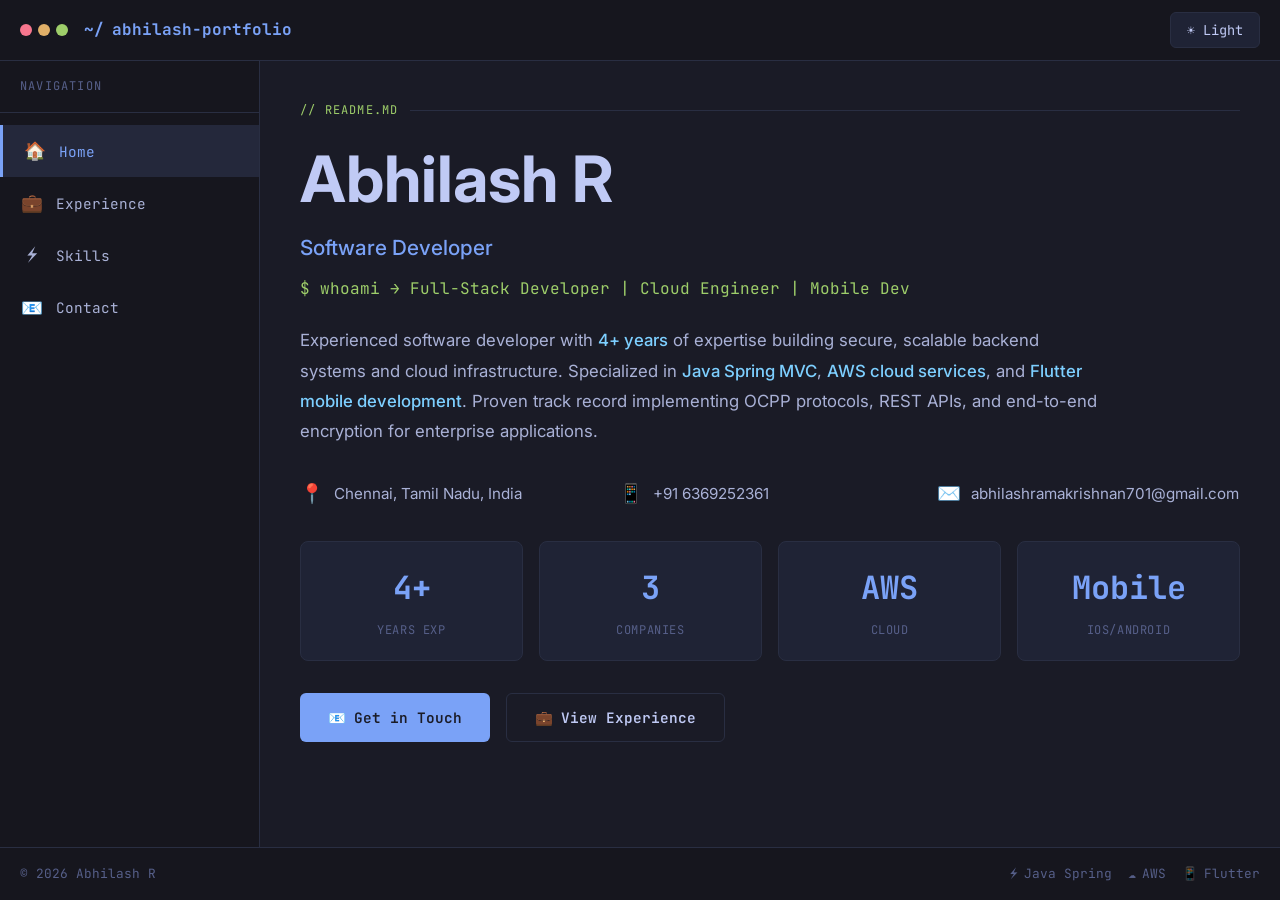
<file: index.html>
<!DOCTYPE html>
<html lang="en">
<head>
<meta charset="UTF-8" />
<meta name="viewport" content="width=device-width, initial-scale=1.0"/>
<title>Abhilash R — Software Developer</title>
<link href="https://fonts.googleapis.com/css2?family=JetBrains+Mono:wght@400;500;600;700&family=Inter:wght@400;500;600;700&display=swap" rel="stylesheet"/>
<style>
  :root {
    --bg-primary: #1a1b26;
    --bg-secondary: #16161e;
    --bg-tertiary: #24283b;
    --surface: #1f2335;
    --border: #292e42;
    --text-primary: #c0caf5;
    --text-secondary: #a9b1d6;
    --text-muted: #565f89;
    --accent-blue: #7aa2f7;
    --accent-green: #9ece6a;
    --accent-yellow: #e0af68;
    --accent-red: #f7768e;
    --accent-purple: #bb9af7;
    --accent-cyan: #7dcfff;
    --tab-active: #24283b;
    --scrollbar: #3b4261;
  }

  [data-theme="light"] {
    --bg-primary: #ffffff;
    --bg-secondary: #f7f7f7;
    --bg-tertiary: #e8e8e8;
    --surface: #ffffff;
    --border: #d4d4d4;
    --text-primary: #2e3440;
    --text-secondary: #4c566a;
    --text-muted: #7a8496;
    --accent-blue: #5e81ac;
    --accent-green: #8fbcbb;
    --accent-yellow: #ebcb8b;
    --accent-red: #bf616a;
    --accent-purple: #b48ead;
    --accent-cyan: #88c0d0;
    --tab-active: #e8e8e8;
    --scrollbar: #b8b8b8;
  }

  * {
    box-sizing: border-box;
    margin: 0;
    padding: 0;
  }

  html {
    scroll-behavior: smooth;
  }

  body {
    font-family: 'Inter', sans-serif;
    background: var(--bg-primary);
    color: var(--text-primary);
    line-height: 1.6;
    overflow-x: hidden;
    transition: background 0.3s, color 0.3s;
  }

  ::selection {
    background: var(--accent-blue);
    color: var(--bg-primary);
  }

  ::-webkit-scrollbar {
    width: 12px;
    height: 12px;
  }

  ::-webkit-scrollbar-track {
    background: var(--bg-secondary);
  }

  ::-webkit-scrollbar-thumb {
    background: var(--scrollbar);
    border-radius: 6px;
  }

  ::-webkit-scrollbar-thumb:hover {
    background: var(--text-muted);
  }

  /* LAYOUT */
  .portfolio-container {
    max-width: 1400px;
    margin: 0 auto;
    min-height: 100vh;
    display: flex;
    flex-direction: column;
  }

  /* HEADER */
  .header {
    background: var(--bg-secondary);
    border-bottom: 1px solid var(--border);
    padding: 12px 20px;
    display: flex;
    align-items: center;
    justify-content: space-between;
    position: sticky;
    top: 0;
    z-index: 100;
    backdrop-filter: blur(10px);
  }

  .header-left {
    display: flex;
    align-items: center;
    gap: 16px;
  }

  .logo {
    font-family: 'JetBrains Mono', monospace;
    font-size: 1rem;
    font-weight: 700;
    color: var(--accent-blue);
    display: flex;
    align-items: center;
    gap: 8px;
  }

  .window-dots {
    display: flex;
    gap: 6px;
  }

  .dot {
    width: 12px;
    height: 12px;
    border-radius: 50%;
  }

  .dot.red { background: var(--accent-red); }
  .dot.yellow { background: var(--accent-yellow); }
  .dot.green { background: var(--accent-green); }

  .theme-toggle {
    background: var(--surface);
    border: 1px solid var(--border);
    padding: 8px 16px;
    border-radius: 6px;
    cursor: pointer;
    font-family: 'JetBrains Mono', monospace;
    font-size: 0.85rem;
    color: var(--text-primary);
    transition: all 0.2s;
    display: flex;
    align-items: center;
    gap: 8px;
  }

  .theme-toggle:hover {
    background: var(--bg-tertiary);
    border-color: var(--accent-blue);
  }

  .mobile-toggle {
    display: none;
    background: var(--surface);
    border: 1px solid var(--border);
    padding: 8px 16px;
    border-radius: 6px;
    cursor: pointer;
    font-family: 'JetBrains Mono', monospace;
    font-size: 0.85rem;
    color: var(--text-primary);
  }

  /* MAIN LAYOUT */
  .main-layout {
    display: flex;
    flex: 1;
  }

  /* SIDEBAR */
  .sidebar {
    width: 260px;
    background: var(--bg-secondary);
    border-right: 1px solid var(--border);
    flex-shrink: 0;
    overflow-y: auto;
    transition: transform 0.3s;
  }

  .sidebar-header {
    padding: 16px 20px;
    font-family: 'JetBrains Mono', monospace;
    font-size: 0.75rem;
    text-transform: uppercase;
    letter-spacing: 0.1em;
    color: var(--text-muted);
    border-bottom: 1px solid var(--border);
  }

  .nav-list {
    list-style: none;
    padding: 12px 0;
  }

  .nav-item {
    padding: 12px 20px;
    cursor: pointer;
    font-family: 'JetBrains Mono', monospace;
    font-size: 0.9rem;
    color: var(--text-secondary);
    display: flex;
    align-items: center;
    gap: 12px;
    transition: all 0.2s;
  }

  .nav-item:hover {
    background: var(--surface);
    color: var(--text-primary);
  }

  .nav-item.active {
    background: var(--tab-active);
    color: var(--accent-blue);
    border-left: 3px solid var(--accent-blue);
  }

  .nav-icon {
    font-size: 1.1rem;
    width: 24px;
    text-align: center;
  }

  /* CONTENT AREA */
  .content-area {
    flex: 1;
    overflow-y: auto;
    background: var(--bg-primary);
  }

  .content-section {
    display: none;
    padding: 40px;
    animation: fadeIn 0.4s ease;
  }

  .content-section.active {
    display: block;
  }

  @keyframes fadeIn {
    from {
      opacity: 0;
      transform: translateY(10px);
    }
    to {
      opacity: 1;
      transform: translateY(0);
    }
  }

  /* SECTION STYLES */
  .section-title {
    font-family: 'JetBrains Mono', monospace;
    font-size: 0.75rem;
    text-transform: uppercase;
    letter-spacing: 0.1em;
    color: var(--accent-green);
    margin-bottom: 24px;
    display: flex;
    align-items: center;
    gap: 12px;
  }

  .section-title::after {
    content: '';
    flex: 1;
    height: 1px;
    background: var(--border);
  }

  h1 {
    font-size: clamp(2.5rem, 6vw, 4rem);
    font-weight: 700;
    color: var(--text-primary);
    margin-bottom: 16px;
    line-height: 1.1;
  }

  h2 {
    font-size: clamp(1.5rem, 3vw, 2rem);
    font-weight: 600;
    color: var(--text-primary);
    margin-bottom: 24px;
  }

  .subtitle {
    font-size: 1.3rem;
    color: var(--accent-blue);
    margin-bottom: 12px;
    font-weight: 500;
  }

  .tagline {
    font-family: 'JetBrains Mono', monospace;
    font-size: 1rem;
    color: var(--accent-green);
    margin-bottom: 24px;
  }

  .description {
    font-size: 1.05rem;
    line-height: 1.8;
    color: var(--text-secondary);
    margin-bottom: 32px;
    max-width: 800px;
  }

  .highlight {
    color: var(--accent-cyan);
    font-weight: 500;
  }

  /* META INFO */
  .meta-grid {
    display: grid;
    grid-template-columns: repeat(auto-fit, minmax(250px, 1fr));
    gap: 16px;
    margin-bottom: 32px;
  }

  .meta-item {
    display: flex;
    align-items: center;
    gap: 10px;
    font-size: 0.95rem;
    color: var(--text-secondary);
  }

  .meta-icon {
    font-size: 1.2rem;
    color: var(--accent-yellow);
  }

  /* STATS */
  .stats-grid {
    display: grid;
    grid-template-columns: repeat(auto-fit, minmax(140px, 1fr));
    gap: 16px;
    margin-bottom: 32px;
  }

  .stat-card {
    background: var(--surface);
    border: 1px solid var(--border);
    border-radius: 8px;
    padding: 20px;
    text-align: center;
    transition: all 0.3s;
  }

  .stat-card:hover {
    border-color: var(--accent-blue);
    transform: translateY(-4px);
  }

  .stat-value {
    font-family: 'JetBrains Mono', monospace;
    font-size: 2rem;
    font-weight: 700;
    color: var(--accent-blue);
    margin-bottom: 8px;
  }

  .stat-label {
    font-family: 'JetBrains Mono', monospace;
    font-size: 0.75rem;
    text-transform: uppercase;
    letter-spacing: 0.05em;
    color: var(--text-muted);
  }

  /* BUTTONS */
  .button-group {
    display: flex;
    gap: 16px;
    flex-wrap: wrap;
    margin-bottom: 40px;
  }

  .btn {
    padding: 14px 28px;
    border-radius: 6px;
    font-family: 'JetBrains Mono', monospace;
    font-size: 0.9rem;
    font-weight: 600;
    cursor: pointer;
    transition: all 0.2s;
    border: none;
    text-decoration: none;
    display: inline-flex;
    align-items: center;
    gap: 8px;
  }

  .btn-primary {
    background: var(--accent-blue);
    color: var(--bg-primary);
  }

  .btn-primary:hover {
    background: var(--accent-purple);
    transform: translateY(-2px);
    box-shadow: 0 4px 12px rgba(122, 162, 247, 0.3);
  }

  .btn-secondary {
    background: transparent;
    color: var(--text-primary);
    border: 1px solid var(--border);
  }

  .btn-secondary:hover {
    border-color: var(--accent-blue);
    color: var(--accent-blue);
  }

  /* TIMELINE */
  .timeline {
    position: relative;
    padding-left: 32px;
  }

  .timeline::before {
    content: '';
    position: absolute;
    left: 0;
    top: 0;
    bottom: 0;
    width: 2px;
    background: var(--border);
  }

  .timeline-item {
    position: relative;
    margin-bottom: 48px;
    padding-bottom: 24px;
  }

  .timeline-item::before {
    content: '';
    position: absolute;
    left: -38px;
    top: 4px;
    width: 14px;
    height: 14px;
    background: var(--accent-green);
    border: 3px solid var(--bg-primary);
    border-radius: 50%;
  }

  .timeline-period {
    font-family: 'JetBrains Mono', monospace;
    font-size: 0.8rem;
    color: var(--accent-yellow);
    text-transform: uppercase;
    margin-bottom: 8px;
    letter-spacing: 0.05em;
  }

  .timeline-role {
    font-size: 1.3rem;
    font-weight: 600;
    color: var(--text-primary);
    margin-bottom: 6px;
  }

  .timeline-company {
    font-size: 1rem;
    color: var(--accent-blue);
    margin-bottom: 6px;
  }

  .timeline-project {
    font-family: 'JetBrains Mono', monospace;
    font-size: 0.85rem;
    color: var(--accent-purple);
    margin-bottom: 16px;
  }

  .timeline-list {
    list-style: none;
    display: flex;
    flex-direction: column;
    gap: 10px;
  }

  .timeline-list li {
    font-size: 0.95rem;
    color: var(--text-secondary);
    padding-left: 24px;
    position: relative;
    line-height: 1.7;
  }

  .timeline-list li::before {
    content: '▸';
    position: absolute;
    left: 0;
    color: var(--accent-green);
  }

  /* SKILLS */
  .skills-grid {
    display: grid;
    grid-template-columns: repeat(auto-fit, minmax(300px, 1fr));
    gap: 20px;
  }

  .skill-card {
    background: var(--surface);
    border: 1px solid var(--border);
    border-radius: 8px;
    padding: 24px;
    transition: all 0.3s;
  }

  .skill-card:hover {
    border-color: var(--accent-blue);
    transform: translateY(-4px);
  }

  .skill-header {
    display: flex;
    align-items: center;
    gap: 12px;
    margin-bottom: 16px;
  }

  .skill-icon {
    font-size: 1.8rem;
  }

  .skill-title {
    font-size: 1.1rem;
    font-weight: 600;
    color: var(--text-primary);
  }

  .skill-tags {
    display: flex;
    flex-wrap: wrap;
    gap: 8px;
  }

  .tag {
    font-family: 'JetBrains Mono', monospace;
    font-size: 0.75rem;
    padding: 6px 12px;
    background: var(--bg-tertiary);
    border: 1px solid var(--border);
    border-radius: 4px;
    color: var(--text-secondary);
    transition: all 0.2s;
  }

  .tag:hover {
    background: var(--accent-blue);
    color: var(--bg-primary);
    border-color: var(--accent-blue);
    cursor: pointer;
  }

  /* CONTACT */
  .contact-grid {
    display: grid;
    grid-template-columns: repeat(auto-fit, minmax(280px, 1fr));
    gap: 20px;
  }

  .contact-card {
    background: var(--surface);
    border: 1px solid var(--border);
    border-radius: 8px;
    padding: 24px;
    transition: all 0.3s;
    text-align: center;
  }

  .contact-card:hover {
    border-color: var(--accent-green);
    transform: translateY(-4px);
  }

  .contact-icon {
    font-size: 2.5rem;
    margin-bottom: 16px;
  }

  .contact-label {
    font-family: 'JetBrains Mono', monospace;
    font-size: 0.7rem;
    text-transform: uppercase;
    letter-spacing: 0.05em;
    color: var(--text-muted);
    margin-bottom: 8px;
  }

  .contact-value {
    font-size: 1rem;
    color: var(--text-primary);
    word-break: break-word;
  }

  .contact-link {
    color: var(--accent-blue);
    text-decoration: none;
    transition: color 0.2s;
  }

  .contact-link:hover {
    color: var(--accent-purple);
    text-decoration: underline;
  }

  /* FOOTER */
  .footer {
    background: var(--bg-secondary);
    border-top: 1px solid var(--border);
    padding: 16px 20px;
    display: flex;
    justify-content: space-between;
    align-items: center;
    font-family: 'JetBrains Mono', monospace;
    font-size: 0.8rem;
    color: var(--text-muted);
    flex-wrap: wrap;
    gap: 12px;
  }

  .footer-tech {
    display: flex;
    gap: 16px;
    flex-wrap: wrap;
  }

  .footer-item {
    display: flex;
    align-items: center;
    gap: 6px;
  }

  /* RESPONSIVE */
  @media (max-width: 968px) {
    .sidebar {
      position: fixed;
      left: 0;
      top: 61px;
      bottom: 0;
      z-index: 99;
      transform: translateX(-100%);
    }

    .sidebar.open {
      transform: translateX(0);
    }

    .mobile-toggle {
      display: block;
    }

    .logo {
      font-size: 0.85rem;
    }

    .content-section {
      padding: 24px 20px;
    }

    .button-group {
      flex-direction: column;
    }

    .btn {
      width: 100%;
      justify-content: center;
    }
  }

  @media (max-width: 480px) {
    .header {
      padding: 10px 16px;
    }

    .window-dots {
      display: none;
    }

    h1 {
      font-size: 2rem;
    }

    .meta-grid {
      grid-template-columns: 1fr;
    }

    .stats-grid {
      grid-template-columns: repeat(2, 1fr);
    }

    .skills-grid,
    .contact-grid {
      grid-template-columns: 1fr;
    }
  }

  /* OVERLAY FOR MOBILE */
  .overlay {
    display: none;
    position: fixed;
    inset: 0;
    background: rgba(0, 0, 0, 0.7);
    z-index: 98;
  }

  .overlay.active {
    display: block;
  }
</style>
</head>
<body>

<div class="portfolio-container">
  
  <!-- HEADER -->
  <header class="header">
    <div class="header-left">
      <div class="window-dots">
        <div class="dot red"></div>
        <div class="dot yellow"></div>
        <div class="dot green"></div>
      </div>
      <div class="logo">
        <span>~/</span>abhilash-portfolio
      </div>
    </div>
    <div style="display: flex; gap: 12px; align-items: center;">
      <button class="mobile-toggle" onclick="toggleSidebar()">☰ Menu</button>
      <button class="theme-toggle" onclick="toggleTheme()">
        <span id="theme-icon">🌙</span>
        <span id="theme-text">Dark</span>
      </button>
    </div>
  </header>

  <div class="main-layout">
    
    <!-- SIDEBAR -->
    <aside class="sidebar" id="sidebar">
      <div class="sidebar-header">Navigation</div>
      <ul class="nav-list">
        <li class="nav-item active" onclick="showSection('home')">
          <span class="nav-icon">🏠</span>
          <span>Home</span>
        </li>
        <li class="nav-item" onclick="showSection('experience')">
          <span class="nav-icon">💼</span>
          <span>Experience</span>
        </li>
        <li class="nav-item" onclick="showSection('skills')">
          <span class="nav-icon">⚡</span>
          <span>Skills</span>
        </li>
        <li class="nav-item" onclick="showSection('contact')">
          <span class="nav-icon">📧</span>
          <span>Contact</span>
        </li>
      </ul>
    </aside>

    <!-- CONTENT AREA -->
    <main class="content-area">
      
      <!-- HOME SECTION -->
      <section class="content-section active" id="home">
        <div class="section-title">// README.md</div>
        
        <h1>Abhilash R</h1>
        <div class="subtitle">Software Developer</div>
        <div class="tagline">$ whoami → Full-Stack Developer | Cloud Engineer | Mobile Dev</div>
        
        <p class="description">
          Experienced software developer with <span class="highlight">4+ years</span> of expertise building secure, 
          scalable backend systems and cloud infrastructure. Specialized in <span class="highlight">Java Spring MVC</span>, 
          <span class="highlight">AWS cloud services</span>, and <span class="highlight">Flutter mobile development</span>. 
          Proven track record implementing OCPP protocols, REST APIs, and end-to-end encryption for enterprise applications.
        </p>

        <div class="meta-grid">
          <div class="meta-item">
            <span class="meta-icon">📍</span>
            Chennai, Tamil Nadu, India
          </div>
          <div class="meta-item">
            <span class="meta-icon">📱</span>
            +91 6369252361
          </div>
          <div class="meta-item">
            <span class="meta-icon">✉️</span>
            abhilashramakrishnan701@gmail.com
          </div>
        </div>

        <div class="stats-grid">
          <div class="stat-card">
            <div class="stat-value">4+</div>
            <div class="stat-label">Years Exp</div>
          </div>
          <div class="stat-card">
            <div class="stat-value">3</div>
            <div class="stat-label">Companies</div>
          </div>
          <div class="stat-card">
            <div class="stat-value">AWS</div>
            <div class="stat-label">Cloud</div>
          </div>
          <div class="stat-card">
            <div class="stat-value">Mobile</div>
            <div class="stat-label">iOS/Android</div>
          </div>
        </div>

        <div class="button-group">
          <button class="btn btn-primary" onclick="showSection('contact')">
            <span>📧</span>
            Get in Touch
          </button>
          <button class="btn btn-secondary" onclick="showSection('experience')">
            <span>💼</span>
            View Experience
          </button>
        </div>
      </section>

      <!-- EXPERIENCE SECTION -->
      <section class="content-section" id="experience">
        <div class="section-title">// experience.java</div>
        
        <h2>Work Experience</h2>

        <div class="timeline">
          
          <div class="timeline-item">
            <div class="timeline-period">Apr 2025 — Present</div>
            <div class="timeline-role">Software Developer</div>
            <div class="timeline-company">ITEL – Immersive Technology and Entrepreneurship Labs</div>
            <div class="timeline-project">↳ Incubation Management Portal</div>
            <ul class="timeline-list">
              <li>Designed and developed secure backend REST APIs and controllers using Java Spring MVC for incubation lifecycle management and administrative workflows</li>
              <li>Implemented end-to-end encryption to secure sensitive data across the application</li>
              <li>Integrated Two-Factor Authentication (2FA) for enhanced user access control</li>
              <li>Applied Spring AOP for centralized logging, security handling, and cross-cutting concerns</li>
              <li>Implemented telemetry and application logging for monitoring, debugging, and performance analysis</li>
              <li>Used Jenkins CI/CD for automated builds and deployment in development and testing environments</li>
            </ul>
          </div>

          <div class="timeline-item">
            <div class="timeline-period">2022 — Mar 2025</div>
            <div class="timeline-role">Software Developer</div>
            <div class="timeline-company">Flowtrik Technologies Pvt. Ltd. — IITM Research Park</div>
            <div class="timeline-project">↳ EV Charging Management System</div>
            <ul class="timeline-list">
              <li>Developed and maintained a Spring MVC–based Public EV Charging Management System implementing OCPP 1.6 protocol for real-time charger communication</li>
              <li>Built and optimized REST APIs using Spring MVC and PHP for EV charger management and operations</li>
              <li>Migrated MySQL database from version 5 to version 8, improving performance and compatibility</li>
              <li>Automated cloud operations using Bash scripts for database backups, storage monitoring, and SSH automation on Linux servers</li>
              <li>Managed AWS services including EC2, S3, SNS, and CloudWatch for monitoring and alerts</li>
              <li>Developed Flutter mobile applications with BLE communication and Firebase authentication</li>
              <li>Configured Google Cloud Console for Maps API, Firebase services, and OAuth 2.0 authentication</li>
              <li>Supported deployments to Google Play Store and Apple App Store, including iOS via TestFlight</li>
            </ul>
          </div>

          <div class="timeline-item">
            <div class="timeline-period">2021 — 2022</div>
            <div class="timeline-role">Project Associate</div>
            <div class="timeline-company">Esmito Solutions Pvt. Ltd. — IITM Research Park</div>
            <div class="timeline-project">↳ Frontend & API Developer</div>
            <ul class="timeline-list">
              <li>Developed backend APIs and web applications using Spring MVC</li>
              <li>Implemented data visualization dashboards using Highcharts, Apache ECharts, and Plotly</li>
              <li>Optimized application performance on Apache Tomcat and Resin servers</li>
              <li>Contributed to frontend admin panel improvements and overall system usability</li>
            </ul>
          </div>

        </div>
      </section>

      <!-- SKILLS SECTION -->
      <section class="content-section" id="skills">
        <div class="section-title">// skills.json</div>
        
        <h2>Technical Skills</h2>

        <div class="skills-grid">
          
          <div class="skill-card">
            <div class="skill-header">
              <span class="skill-icon">☕</span>
              <span class="skill-title">Backend Development</span>
            </div>
            <div class="skill-tags">
              <span class="tag">Java</span>
              <span class="tag">Spring MVC</span>
              <span class="tag">Spring AOP</span>
              <span class="tag">PHP</span>
              <span class="tag">REST APIs</span>
              <span class="tag">OCPP 1.6</span>
              <span class="tag">Microservices</span>
            </div>
          </div>

          <div class="skill-card">
            <div class="skill-header">
              <span class="skill-icon">📱</span>
              <span class="skill-title">Mobile Development</span>
            </div>
            <div class="skill-tags">
              <span class="tag">Flutter</span>
              <span class="tag">Dart</span>
              <span class="tag">BLE Communication</span>
              <span class="tag">Firebase Auth</span>
              <span class="tag">Google Play</span>
              <span class="tag">App Store</span>
              <span class="tag">TestFlight</span>
            </div>
          </div>

          <div class="skill-card">
            <div class="skill-header">
              <span class="skill-icon">☁️</span>
              <span class="skill-title">Cloud & Infrastructure</span>
            </div>
            <div class="skill-tags">
              <span class="tag">AWS EC2</span>
              <span class="tag">AWS S3</span>
              <span class="tag">AWS SNS</span>
              <span class="tag">CloudWatch</span>
              <span class="tag">GCP</span>
              <span class="tag">Firebase</span>
              <span class="tag">Linux</span>
            </div>
          </div>

          <div class="skill-card">
            <div class="skill-header">
              <span class="skill-icon">🗄️</span>
              <span class="skill-title">Database & DevOps</span>
            </div>
            <div class="skill-tags">
              <span class="tag">MySQL</span>
              <span class="tag">Database Migration</span>
              <span class="tag">Bash Scripting</span>
              <span class="tag">Jenkins CI/CD</span>
              <span class="tag">Git</span>
              <span class="tag">Apache Tomcat</span>
              <span class="tag">Resin</span>
            </div>
          </div>

          <div class="skill-card">
            <div class="skill-header">
              <span class="skill-icon">🔒</span>
              <span class="skill-title">Security</span>
            </div>
            <div class="skill-tags">
              <span class="tag">OAuth 2.0</span>
              <span class="tag">2FA</span>
              <span class="tag">End-to-End Encryption</span>
              <span class="tag">JWT</span>
              <span class="tag">SSL/TLS</span>
            </div>
          </div>

          <div class="skill-card">
            <div class="skill-header">
              <span class="skill-icon">📊</span>
              <span class="skill-title">Data Visualization</span>
            </div>
            <div class="skill-tags">
              <span class="tag">Highcharts</span>
              <span class="tag">Apache ECharts</span>
              <span class="tag">Plotly</span>
              <span class="tag">Google Maps API</span>
            </div>
          </div>

        </div>
      </section>

      <!-- CONTACT SECTION -->
      <section class="content-section" id="contact">
        <div class="section-title">// contact.config</div>
        
        <h2>Get in Touch</h2>
        
        <p class="description">
          Available for full-time roles, freelance projects, and technical collaborations. 
          Let's connect and discuss how we can work together!
        </p>

        <div class="contact-grid">
          
          <div class="contact-card">
            <div class="contact-icon">📧</div>
            <div class="contact-label">Email</div>
            <div class="contact-value">
              <a href="mailto:abhilashramakrishnan701@gmail.com" class="contact-link">
                abhilashramakrishnan701@gmail.com
              </a>
            </div>
          </div>

          <div class="contact-card">
            <div class="contact-icon">📱</div>
            <div class="contact-label">Phone</div>
            <div class="contact-value">
              <a href="tel:+916369252361" class="contact-link">
                +91 6369252361
              </a>
            </div>
          </div>

          <div class="contact-card">
            <div class="contact-icon">💼</div>
            <div class="contact-label">LinkedIn</div>
            <div class="contact-value">
              <a href="https://linkedin.com/in/abhilash-r-7049b828b" target="_blank" class="contact-link">
                linkedin.com/in/abhilash-r-7049b828b
              </a>
            </div>
          </div>

          <div class="contact-card">
            <div class="contact-icon">📍</div>
            <div class="contact-label">Location</div>
            <div class="contact-value">
              Chennai, Tamil Nadu<br>India
            </div>
          </div>

          <div class="contact-card">
            <div class="contact-icon">💻</div>
            <div class="contact-label">GitHub</div>
            <div class="contact-value">
              <a href="https://github.com/abhilash-r" target="_blank" class="contact-link">
                github.com/abhilash-r
              </a>
            </div>
          </div>

          <div class="contact-card">
            <div class="contact-icon">⚡</div>
            <div class="contact-label">Status</div>
            <div class="contact-value" style="color: var(--accent-green); font-weight: 600;">
              ● Available for Work
            </div>
          </div>

        </div>
      </section>

    </main>
  </div>

  <!-- FOOTER -->
  <footer class="footer">
    <div>© 2026 Abhilash R</div>
    <div class="footer-tech">
      <div class="footer-item">
        <span>⚡</span>
        <span>Java Spring</span>
      </div>
      <div class="footer-item">
        <span>☁️</span>
        <span>AWS</span>
      </div>
      <div class="footer-item">
        <span>📱</span>
        <span>Flutter</span>
      </div>
    </div>
  </footer>
</div>

<!-- OVERLAY FOR MOBILE -->
<div class="overlay" id="overlay" onclick="toggleSidebar()"></div>

<script>
  // Theme Toggle
  function toggleTheme() {
    const html = document.documentElement;
    const currentTheme = html.getAttribute('data-theme');
    const newTheme = currentTheme === 'light' ? 'dark' : 'light';
    
    html.setAttribute('data-theme', newTheme);
    document.getElementById('theme-icon').textContent = newTheme === 'light' ? '🌙' : '☀️';
    document.getElementById('theme-text').textContent = newTheme === 'light' ? 'Dark' : 'Light';
    
    localStorage.setItem('theme', newTheme);
  }

  // Load saved theme
  window.addEventListener('DOMContentLoaded', () => {
    const savedTheme = localStorage.getItem('theme') || 'dark';
    document.documentElement.setAttribute('data-theme', savedTheme);
    document.getElementById('theme-icon').textContent = savedTheme === 'light' ? '🌙' : '☀️';
    document.getElementById('theme-text').textContent = savedTheme === 'light' ? 'Dark' : 'Light';
  });

  // Section Navigation
  function showSection(sectionName) {
    // Hide all sections
    document.querySelectorAll('.content-section').forEach(section => {
      section.classList.remove('active');
    });
    
    // Show selected section
    document.getElementById(sectionName).classList.add('active');
    
    // Update nav items
    document.querySelectorAll('.nav-item').forEach(item => {
      item.classList.remove('active');
    });
    
    event.currentTarget.classList.add('active');
    
    // Close sidebar on mobile
    if (window.innerWidth <= 968) {
      toggleSidebar();
    }
  }

  // Sidebar Toggle for Mobile
  function toggleSidebar() {
    const sidebar = document.getElementById('sidebar');
    const overlay = document.getElementById('overlay');
    
    sidebar.classList.toggle('open');
    overlay.classList.toggle('active');
  }

  // Close sidebar when clicking outside on mobile
  document.addEventListener('click', (e) => {
    if (window.innerWidth <= 968) {
      const sidebar = document.getElementById('sidebar');
      const toggle = document.querySelector('.mobile-toggle');
      
      if (!sidebar.contains(e.target) && !toggle.contains(e.target) && sidebar.classList.contains('open')) {
        toggleSidebar();
      }
    }
  });
</script>

</body>
</html>
</file>
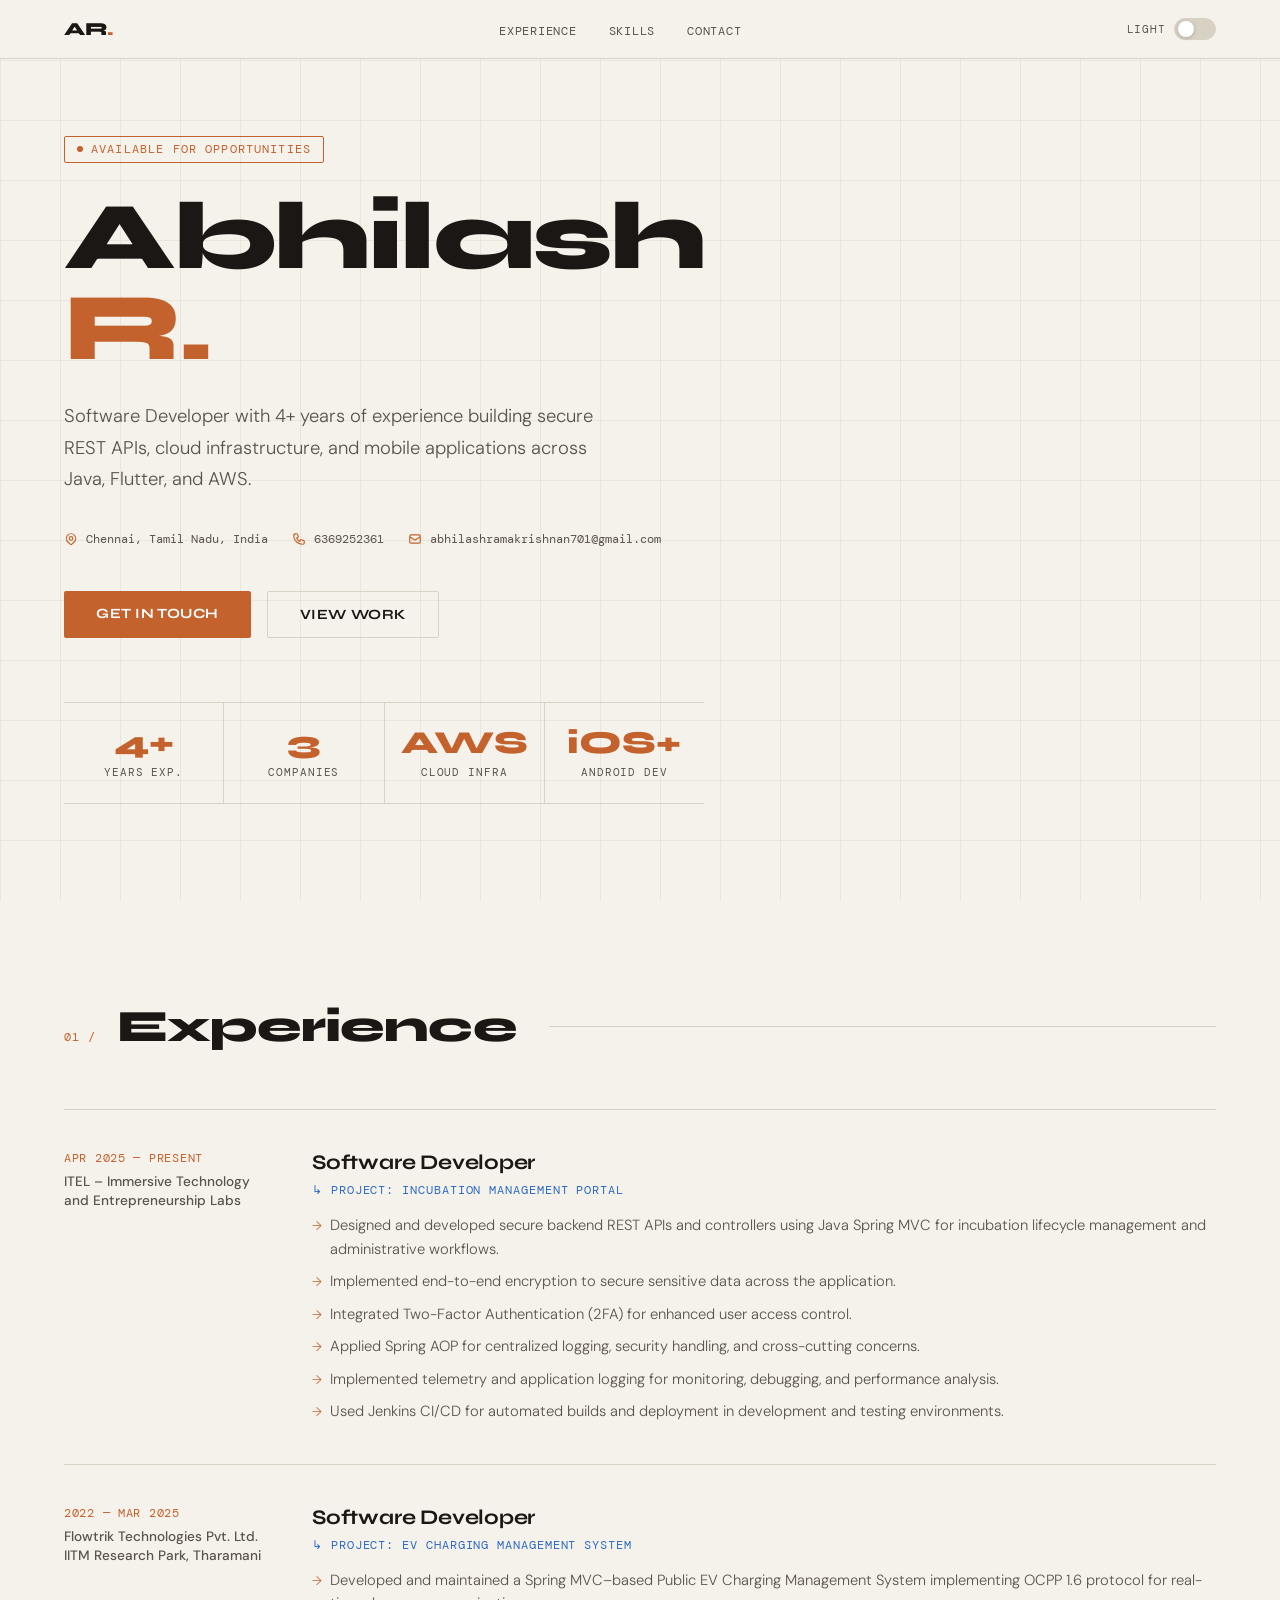
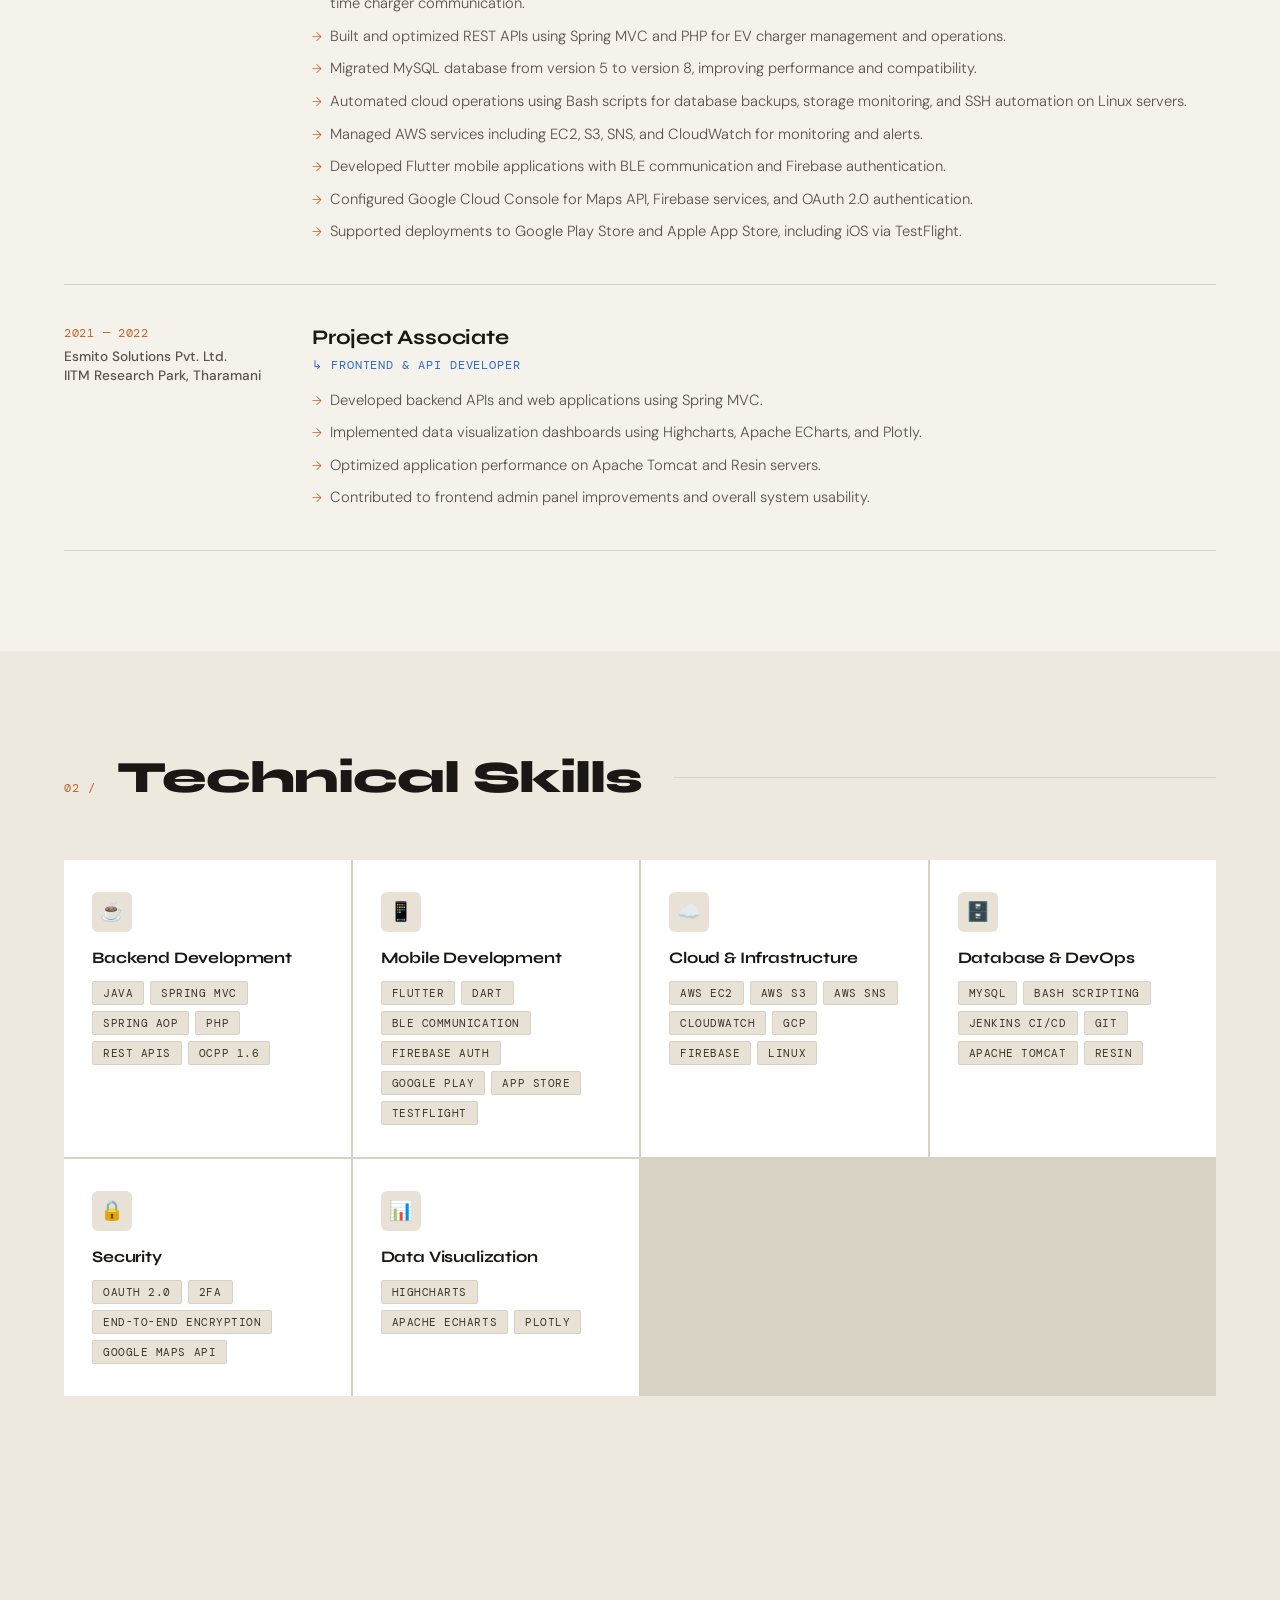
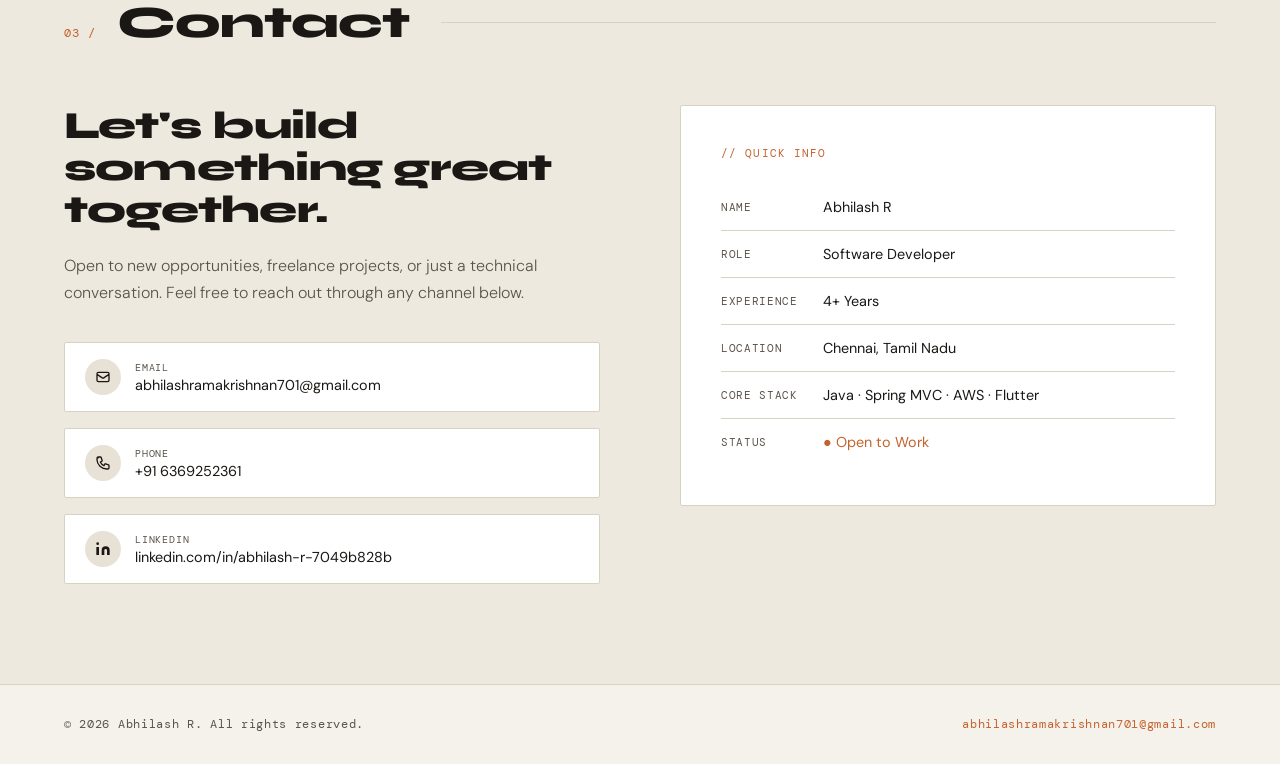
<file: index2.html>
<!DOCTYPE html>
<html lang="en" data-theme="light">
<head>
<meta charset="UTF-8" />
<meta name="viewport" content="width=device-width, initial-scale=1.0"/>
<title>Abhilash R — Software Developer</title>
<link href="https://fonts.googleapis.com/css2?family=Syne:wght@400;600;700;800&family=DM+Mono:wght@300;400;500&family=DM+Sans:ital,wght@0,300;0,400;0,500;1,300&display=swap" rel="stylesheet"/>
<style>
  :root {
    --bg: #F5F2EB;
    --bg2: #EDE9DF;
    --surface: #FFFFFF;
    --border: #D8D2C4;
    --text: #1A1714;
    --text2: #5A534A;
    --accent: #C4622D;
    --accent2: #2D6AC4;
    --tag-bg: #E8E2D6;
    --tag-text: #3A342A;
    --card-shadow: 0 2px 20px rgba(26,23,20,0.08);
    --nav-bg: rgba(245,242,235,0.92);
    --toggle-bg: #D8D2C4;
    --toggle-knob: #FFFFFF;
    --code-bg: #EDE9DF;
  }
  [data-theme="dark"] {
    --bg: #0F0E0C;
    --bg2: #171512;
    --surface: #1E1B17;
    --border: #2E2A24;
    --text: #F0EBE2;
    --text2: #9A9086;
    --accent: #E87A42;
    --accent2: #5B9AE8;
    --tag-bg: #2A2620;
    --tag-text: #C8BFB0;
    --card-shadow: 0 2px 20px rgba(0,0,0,0.4);
    --nav-bg: rgba(15,14,12,0.92);
    --toggle-bg: #3A3530;
    --toggle-knob: #E87A42;
    --code-bg: #1A1714;
  }

  *, *::before, *::after { box-sizing: border-box; margin: 0; padding: 0; }

  html { scroll-behavior: smooth; }

  body {
    font-family: 'DM Sans', sans-serif;
    background: var(--bg);
    color: var(--text);
    transition: background 0.4s, color 0.4s;
    overflow-x: hidden;
  }

  /* NAV */
  nav {
    position: fixed; top: 0; left: 0; right: 0; z-index: 100;
    display: flex; align-items: center; justify-content: space-between;
    padding: 18px 5%;
    background: var(--nav-bg);
    backdrop-filter: blur(12px);
    border-bottom: 1px solid var(--border);
    transition: background 0.4s, border-color 0.4s;
  }
  .nav-logo {
    font-family: 'Syne', sans-serif;
    font-weight: 800; font-size: 1.15rem;
    letter-spacing: -0.02em;
    color: var(--text);
    text-decoration: none;
  }
  .nav-logo span { color: var(--accent); }
  .nav-links {
    display: flex; align-items: center; gap: 32px;
    list-style: none;
  }
  .nav-links a {
    font-family: 'DM Mono', monospace;
    font-size: 0.78rem; letter-spacing: 0.06em;
    text-transform: uppercase;
    color: var(--text2);
    text-decoration: none;
    transition: color 0.2s;
  }
  .nav-links a:hover { color: var(--accent); }

  /* THEME TOGGLE */
  .theme-toggle {
    display: flex; align-items: center; gap: 8px;
    cursor: pointer;
  }
  .toggle-label {
    font-family: 'DM Mono', monospace;
    font-size: 0.7rem; letter-spacing: 0.08em;
    text-transform: uppercase;
    color: var(--text2);
    user-select: none;
  }
  .toggle-track {
    width: 42px; height: 22px;
    background: var(--toggle-bg);
    border-radius: 11px;
    position: relative;
    transition: background 0.3s;
    border: 1px solid var(--border);
  }
  .toggle-knob {
    width: 16px; height: 16px;
    background: var(--toggle-knob);
    border-radius: 50%;
    position: absolute; top: 2px; left: 3px;
    transition: transform 0.3s, background 0.3s;
    box-shadow: 0 1px 4px rgba(0,0,0,0.2);
  }
  [data-theme="dark"] .toggle-knob { transform: translateX(19px); }

  /* HERO */
  .hero {
    min-height: 100vh;
    display: flex; align-items: center;
    padding: 120px 5% 80px;
    position: relative;
    overflow: hidden;
  }
  .hero-grid {
    position: absolute; inset: 0; pointer-events: none;
    background-image:
      linear-gradient(var(--border) 1px, transparent 1px),
      linear-gradient(90deg, var(--border) 1px, transparent 1px);
    background-size: 60px 60px;
    opacity: 0.4;
  }
  .hero-content { position: relative; z-index: 1; max-width: 820px; }
  .hero-badge {
    display: inline-flex; align-items: center; gap: 8px;
    font-family: 'DM Mono', monospace;
    font-size: 0.72rem; letter-spacing: 0.1em; text-transform: uppercase;
    color: var(--accent);
    border: 1px solid var(--accent);
    padding: 5px 12px; border-radius: 2px;
    margin-bottom: 28px;
    animation: fadeUp 0.6s ease both;
  }
  .hero-badge::before {
    content: ''; width: 6px; height: 6px;
    background: var(--accent); border-radius: 50%;
    animation: pulse 2s infinite;
  }
  @keyframes pulse { 0%,100%{opacity:1;transform:scale(1)} 50%{opacity:0.5;transform:scale(1.3)} }

  h1 {
    font-family: 'Syne', sans-serif;
    font-size: clamp(3rem, 8vw, 6rem);
    font-weight: 800; line-height: 0.95;
    letter-spacing: -0.03em;
    color: var(--text);
    animation: fadeUp 0.6s 0.1s ease both;
  }
  h1 .line2 { display: block; color: var(--accent); }

  .hero-sub {
    margin-top: 28px;
    font-size: 1.15rem; line-height: 1.7;
    color: var(--text2); max-width: 540px;
    font-weight: 300;
    animation: fadeUp 0.6s 0.2s ease both;
  }
  .hero-meta {
    display: flex; flex-wrap: wrap; gap: 24px;
    margin-top: 36px;
    animation: fadeUp 0.6s 0.3s ease both;
  }
  .hero-meta-item {
    display: flex; align-items: center; gap: 8px;
    font-family: 'DM Mono', monospace;
    font-size: 0.78rem; color: var(--text2);
  }
  .hero-meta-item svg { color: var(--accent); flex-shrink: 0; }
  .hero-cta {
    display: flex; gap: 16px; flex-wrap: wrap;
    margin-top: 44px;
    animation: fadeUp 0.6s 0.4s ease both;
  }
  .btn-primary {
    font-family: 'Syne', sans-serif;
    font-weight: 700; font-size: 0.88rem;
    letter-spacing: 0.04em; text-transform: uppercase;
    background: var(--accent); color: #fff;
    border: none; padding: 14px 32px; border-radius: 2px;
    cursor: pointer; text-decoration: none;
    transition: transform 0.2s, box-shadow 0.2s;
  }
  .btn-primary:hover { transform: translateY(-2px); box-shadow: 0 8px 24px rgba(196,98,45,0.35); }
  .btn-secondary {
    font-family: 'Syne', sans-serif;
    font-weight: 700; font-size: 0.88rem;
    letter-spacing: 0.04em; text-transform: uppercase;
    background: transparent; color: var(--text);
    border: 1.5px solid var(--border);
    padding: 14px 32px; border-radius: 2px;
    cursor: pointer; text-decoration: none;
    transition: border-color 0.2s, color 0.2s;
  }
  .btn-secondary:hover { border-color: var(--accent); color: var(--accent); }

  /* HERO STAT STRIP */
  .stat-strip {
    display: flex; gap: 0;
    margin-top: 64px;
    border-top: 1px solid var(--border);
    border-bottom: 1px solid var(--border);
    animation: fadeUp 0.6s 0.5s ease both;
  }
  .stat-item {
    flex: 1; padding: 24px 0;
    border-right: 1px solid var(--border);
    text-align: center;
  }
  .stat-item:last-child { border-right: none; }
  .stat-num {
    font-family: 'Syne', sans-serif;
    font-size: 2rem; font-weight: 800;
    color: var(--accent); line-height: 1;
  }
  .stat-label {
    font-family: 'DM Mono', monospace;
    font-size: 0.68rem; letter-spacing: 0.08em;
    text-transform: uppercase; color: var(--text2);
    margin-top: 6px;
  }

  @keyframes fadeUp { from{opacity:0;transform:translateY(24px)} to{opacity:1;transform:none} }

  /* SECTIONS */
  section { padding: 100px 5%; }
  .section-header {
    display: flex; align-items: baseline; gap: 20px;
    margin-bottom: 56px;
  }
  .section-num {
    font-family: 'DM Mono', monospace;
    font-size: 0.72rem; letter-spacing: 0.1em;
    color: var(--accent); text-transform: uppercase;
  }
  h2 {
    font-family: 'Syne', sans-serif;
    font-size: clamp(2rem, 4vw, 2.8rem);
    font-weight: 800; letter-spacing: -0.02em;
    color: var(--text);
  }
  .section-line {
    flex: 1; height: 1px;
    background: var(--border);
    align-self: center;
    margin-left: 12px;
  }

  /* EXPERIENCE */
  .exp-list { display: flex; flex-direction: column; gap: 0; }
  .exp-item {
    display: grid;
    grid-template-columns: 200px 1fr;
    gap: 0 48px;
    padding: 40px 0;
    border-top: 1px solid var(--border);
    position: relative;
    animation: fadeUp 0.5s ease both;
  }
  .exp-item:last-child { border-bottom: 1px solid var(--border); }
  .exp-left {}
  .exp-period {
    font-family: 'DM Mono', monospace;
    font-size: 0.75rem; letter-spacing: 0.06em;
    color: var(--accent); text-transform: uppercase;
    margin-bottom: 6px;
  }
  .exp-company {
    font-size: 0.85rem; font-weight: 500;
    color: var(--text2); line-height: 1.4;
  }
  .exp-right {}
  .exp-role {
    font-family: 'Syne', sans-serif;
    font-size: 1.3rem; font-weight: 700;
    color: var(--text); margin-bottom: 8px;
    letter-spacing: -0.01em;
  }
  .exp-project {
    font-family: 'DM Mono', monospace;
    font-size: 0.72rem; letter-spacing: 0.08em;
    text-transform: uppercase;
    color: var(--accent2);
    margin-bottom: 16px;
  }
  .exp-bullets {
    list-style: none; display: flex; flex-direction: column; gap: 9px;
  }
  .exp-bullets li {
    font-size: 0.92rem; line-height: 1.6; color: var(--text2);
    padding-left: 18px; position: relative;
    font-weight: 300;
  }
  .exp-bullets li::before {
    content: '→';
    position: absolute; left: 0;
    color: var(--accent); font-size: 0.8rem;
    top: 2px;
  }

  /* SKILLS */
  .skills-grid {
    display: grid;
    grid-template-columns: repeat(auto-fill, minmax(280px, 1fr));
    gap: 2px;
    background: var(--border);
  }
  .skill-card {
    background: var(--surface);
    padding: 32px 28px;
    transition: background 0.3s;
  }
  .skill-card:hover { background: var(--bg2); }
  .skill-card-icon {
    width: 40px; height: 40px;
    background: var(--tag-bg);
    border-radius: 6px;
    display: flex; align-items: center; justify-content: center;
    margin-bottom: 16px;
    font-size: 1.2rem;
  }
  .skill-card-title {
    font-family: 'Syne', sans-serif;
    font-size: 1rem; font-weight: 700;
    color: var(--text); margin-bottom: 14px;
    letter-spacing: -0.01em;
  }
  .skill-tags { display: flex; flex-wrap: wrap; gap: 6px; }
  .skill-tag {
    font-family: 'DM Mono', monospace;
    font-size: 0.68rem; letter-spacing: 0.05em;
    text-transform: uppercase;
    background: var(--tag-bg); color: var(--tag-text);
    padding: 4px 10px; border-radius: 2px;
    border: 1px solid var(--border);
    transition: background 0.2s, color 0.2s;
  }
  .skill-tag:hover { background: var(--accent); color: #fff; border-color: var(--accent); }

  /* CONTACT */
  #contact { background: var(--bg2); }
  .contact-inner {
    display: grid;
    grid-template-columns: 1fr 1fr;
    gap: 80px; align-items: start;
  }
  .contact-left h3 {
    font-family: 'Syne', sans-serif;
    font-size: clamp(1.8rem, 3vw, 2.4rem);
    font-weight: 800; letter-spacing: -0.02em;
    line-height: 1.1; color: var(--text);
    margin-bottom: 20px;
  }
  .contact-left p {
    font-size: 1rem; line-height: 1.7;
    color: var(--text2); font-weight: 300;
    margin-bottom: 36px;
  }
  .contact-links { display: flex; flex-direction: column; gap: 16px; }
  .contact-link {
    display: flex; align-items: center; gap: 14px;
    text-decoration: none; color: var(--text);
    padding: 16px 20px;
    background: var(--surface);
    border: 1px solid var(--border);
    border-radius: 2px;
    transition: border-color 0.2s, transform 0.2s;
  }
  .contact-link:hover { border-color: var(--accent); transform: translateX(4px); }
  .contact-link-icon {
    width: 36px; height: 36px; border-radius: 50%;
    background: var(--tag-bg);
    display: flex; align-items: center; justify-content: center;
    flex-shrink: 0;
  }
  .contact-link-text { font-size: 0.9rem; color: var(--text); }
  .contact-link-label {
    font-family: 'DM Mono', monospace;
    font-size: 0.65rem; color: var(--text2);
    text-transform: uppercase; letter-spacing: 0.08em;
    display: block; margin-bottom: 2px;
  }
  .contact-right {}
  .contact-card {
    background: var(--surface);
    border: 1px solid var(--border);
    padding: 40px;
    border-radius: 2px;
  }
  .contact-card-header {
    font-family: 'DM Mono', monospace;
    font-size: 0.7rem; letter-spacing: 0.1em;
    text-transform: uppercase; color: var(--accent);
    margin-bottom: 24px;
  }
  .info-row {
    display: flex; gap: 12px;
    padding: 14px 0; border-bottom: 1px solid var(--border);
    align-items: center;
  }
  .info-row:last-child { border-bottom: none; }
  .info-key {
    font-family: 'DM Mono', monospace;
    font-size: 0.7rem; color: var(--text2);
    text-transform: uppercase; letter-spacing: 0.06em;
    min-width: 90px; flex-shrink: 0;
  }
  .info-val {
    font-size: 0.9rem; color: var(--text);
  }

  /* FOOTER */
  footer {
    padding: 32px 5%;
    border-top: 1px solid var(--border);
    display: flex; justify-content: space-between; align-items: center;
    flex-wrap: wrap; gap: 16px;
  }
  .footer-copy {
    font-family: 'DM Mono', monospace;
    font-size: 0.72rem; letter-spacing: 0.06em;
    color: var(--text2);
  }
  .footer-tag {
    font-family: 'DM Mono', monospace;
    font-size: 0.72rem; letter-spacing: 0.06em;
    color: var(--accent);
  }

  /* SCROLL REVEAL */
  .reveal {
    opacity: 0; transform: translateY(30px);
    transition: opacity 0.6s ease, transform 0.6s ease;
  }
  .reveal.visible { opacity: 1; transform: none; }

  /* RESPONSIVE */
  @media (max-width: 768px) {
    .exp-item { grid-template-columns: 1fr; gap: 12px; }
    .contact-inner { grid-template-columns: 1fr; gap: 48px; }
    .nav-links { display: none; }
    .stat-strip { flex-wrap: wrap; }
    .stat-item { flex-basis: 50%; border-right: 1px solid var(--border); }
  }
</style>
</head>
<body>

<!-- NAV -->
<nav>
  <a class="nav-logo" href="#">AR<span>.</span></a>
  <ul class="nav-links">
    <li><a href="#experience">Experience</a></li>
    <li><a href="#skills">Skills</a></li>
    <li><a href="#contact">Contact</a></li>
  </ul>
  <div class="theme-toggle" onclick="toggleTheme()" role="button" aria-label="Toggle theme">
    <span class="toggle-label" id="toggle-label">Light</span>
    <div class="toggle-track">
      <div class="toggle-knob"></div>
    </div>
  </div>
</nav>

<!-- HERO -->
<section class="hero">
  <div class="hero-grid"></div>
  <div class="hero-content">
    <div class="hero-badge">Available for opportunities</div>
    <h1>
      Abhilash
      <span class="line2">R.</span>
    </h1>
    <p class="hero-sub">
      Software Developer with 4+ years of experience building secure REST APIs, cloud infrastructure, and mobile applications across Java, Flutter, and AWS.
    </p>
    <div class="hero-meta">
      <div class="hero-meta-item">
        <svg width="14" height="14" fill="none" stroke="currentColor" viewBox="0 0 24 24"><path stroke-linecap="round" stroke-linejoin="round" stroke-width="2" d="M17.657 16.657L13.414 20.9a2 2 0 01-2.827 0l-4.244-4.243a8 8 0 1111.314 0z"/><path stroke-linecap="round" stroke-linejoin="round" stroke-width="2" d="M15 11a3 3 0 11-6 0 3 3 0 016 0z"/></svg>
        Chennai, Tamil Nadu, India
      </div>
      <div class="hero-meta-item">
        <svg width="14" height="14" fill="none" stroke="currentColor" viewBox="0 0 24 24"><path stroke-linecap="round" stroke-linejoin="round" stroke-width="2" d="M3 5a2 2 0 012-2h3.28a1 1 0 01.948.684l1.498 4.493a1 1 0 01-.502 1.21l-2.257 1.13a11.042 11.042 0 005.516 5.516l1.13-2.257a1 1 0 011.21-.502l4.493 1.498a1 1 0 01.684.949V19a2 2 0 01-2 2h-1C9.716 21 3 14.284 3 7V6a2 2 0 012-2z"/></svg>
        6369252361
      </div>
      <div class="hero-meta-item">
        <svg width="14" height="14" fill="none" stroke="currentColor" viewBox="0 0 24 24"><path stroke-linecap="round" stroke-linejoin="round" stroke-width="2" d="M3 8l7.89 5.26a2 2 0 002.22 0L21 8M5 19h14a2 2 0 002-2V7a2 2 0 00-2-2H5a2 2 0 00-2 2v10a2 2 0 002 2z"/></svg>
        abhilashramakrishnan701@gmail.com
      </div>
    </div>
    <div class="hero-cta">
      <a href="#contact" class="btn-primary">Get in Touch</a>
      <a href="#experience" class="btn-secondary">View Work</a>
    </div>
    <div class="stat-strip">
      <div class="stat-item">
        <div class="stat-num">4+</div>
        <div class="stat-label">Years Exp.</div>
      </div>
      <div class="stat-item">
        <div class="stat-num">3</div>
        <div class="stat-label">Companies</div>
      </div>
      <div class="stat-item">
        <div class="stat-num">AWS</div>
        <div class="stat-label">Cloud Infra</div>
      </div>
      <div class="stat-item">
        <div class="stat-num">iOS+</div>
        <div class="stat-label">Android Dev</div>
      </div>
    </div>
  </div>
</section>

<!-- EXPERIENCE -->
<section id="experience">
  <div class="section-header reveal">
    <span class="section-num">01 /</span>
    <h2>Experience</h2>
    <div class="section-line"></div>
  </div>

  <div class="exp-list">

    <div class="exp-item reveal">
      <div class="exp-left">
        <div class="exp-period">Apr 2025 — Present</div>
        <div class="exp-company">ITEL – Immersive Technology and Entrepreneurship Labs</div>
      </div>
      <div class="exp-right">
        <div class="exp-role">Software Developer</div>
        <div class="exp-project">↳ Project: Incubation Management Portal</div>
        <ul class="exp-bullets">
          <li>Designed and developed secure backend REST APIs and controllers using Java Spring MVC for incubation lifecycle management and administrative workflows.</li>
          <li>Implemented end-to-end encryption to secure sensitive data across the application.</li>
          <li>Integrated Two-Factor Authentication (2FA) for enhanced user access control.</li>
          <li>Applied Spring AOP for centralized logging, security handling, and cross-cutting concerns.</li>
          <li>Implemented telemetry and application logging for monitoring, debugging, and performance analysis.</li>
          <li>Used Jenkins CI/CD for automated builds and deployment in development and testing environments.</li>
        </ul>
      </div>
    </div>

    <div class="exp-item reveal">
      <div class="exp-left">
        <div class="exp-period">2022 — Mar 2025</div>
        <div class="exp-company">Flowtrik Technologies Pvt. Ltd.<br/>IITM Research Park, Tharamani</div>
      </div>
      <div class="exp-right">
        <div class="exp-role">Software Developer</div>
        <div class="exp-project">↳ Project: EV Charging Management System</div>
        <ul class="exp-bullets">
          <li>Developed and maintained a Spring MVC–based Public EV Charging Management System implementing OCPP 1.6 protocol for real-time charger communication.</li>
          <li>Built and optimized REST APIs using Spring MVC and PHP for EV charger management and operations.</li>
          <li>Migrated MySQL database from version 5 to version 8, improving performance and compatibility.</li>
          <li>Automated cloud operations using Bash scripts for database backups, storage monitoring, and SSH automation on Linux servers.</li>
          <li>Managed AWS services including EC2, S3, SNS, and CloudWatch for monitoring and alerts.</li>
          <li>Developed Flutter mobile applications with BLE communication and Firebase authentication.</li>
          <li>Configured Google Cloud Console for Maps API, Firebase services, and OAuth 2.0 authentication.</li>
          <li>Supported deployments to Google Play Store and Apple App Store, including iOS via TestFlight.</li>
        </ul>
      </div>
    </div>

    <div class="exp-item reveal">
      <div class="exp-left">
        <div class="exp-period">2021 — 2022</div>
        <div class="exp-company">Esmito Solutions Pvt. Ltd.<br/>IITM Research Park, Tharamani</div>
      </div>
      <div class="exp-right">
        <div class="exp-role">Project Associate</div>
        <div class="exp-project">↳ Frontend & API Developer</div>
        <ul class="exp-bullets">
          <li>Developed backend APIs and web applications using Spring MVC.</li>
          <li>Implemented data visualization dashboards using Highcharts, Apache ECharts, and Plotly.</li>
          <li>Optimized application performance on Apache Tomcat and Resin servers.</li>
          <li>Contributed to frontend admin panel improvements and overall system usability.</li>
        </ul>
      </div>
    </div>

  </div>
</section>

<!-- SKILLS -->
<section id="skills" style="background: var(--bg2);">
  <div class="section-header reveal">
    <span class="section-num">02 /</span>
    <h2>Technical Skills</h2>
    <div class="section-line"></div>
  </div>
  <div class="skills-grid">
    <div class="skill-card reveal">
      <div class="skill-card-icon">☕</div>
      <div class="skill-card-title">Backend Development</div>
      <div class="skill-tags">
        <span class="skill-tag">Java</span>
        <span class="skill-tag">Spring MVC</span>
        <span class="skill-tag">Spring AOP</span>
        <span class="skill-tag">PHP</span>
        <span class="skill-tag">REST APIs</span>
        <span class="skill-tag">OCPP 1.6</span>
      </div>
    </div>
    <div class="skill-card reveal">
      <div class="skill-card-icon">📱</div>
      <div class="skill-card-title">Mobile Development</div>
      <div class="skill-tags">
        <span class="skill-tag">Flutter</span>
        <span class="skill-tag">Dart</span>
        <span class="skill-tag">BLE Communication</span>
        <span class="skill-tag">Firebase Auth</span>
        <span class="skill-tag">Google Play</span>
        <span class="skill-tag">App Store</span>
        <span class="skill-tag">TestFlight</span>
      </div>
    </div>
    <div class="skill-card reveal">
      <div class="skill-card-icon">☁️</div>
      <div class="skill-card-title">Cloud & Infrastructure</div>
      <div class="skill-tags">
        <span class="skill-tag">AWS EC2</span>
        <span class="skill-tag">AWS S3</span>
        <span class="skill-tag">AWS SNS</span>
        <span class="skill-tag">CloudWatch</span>
        <span class="skill-tag">GCP</span>
        <span class="skill-tag">Firebase</span>
        <span class="skill-tag">Linux</span>
      </div>
    </div>
    <div class="skill-card reveal">
      <div class="skill-card-icon">🗄️</div>
      <div class="skill-card-title">Database & DevOps</div>
      <div class="skill-tags">
        <span class="skill-tag">MySQL</span>
        <span class="skill-tag">Bash Scripting</span>
        <span class="skill-tag">Jenkins CI/CD</span>
        <span class="skill-tag">Git</span>
        <span class="skill-tag">Apache Tomcat</span>
        <span class="skill-tag">Resin</span>
      </div>
    </div>
    <div class="skill-card reveal">
      <div class="skill-card-icon">🔒</div>
      <div class="skill-card-title">Security</div>
      <div class="skill-tags">
        <span class="skill-tag">OAuth 2.0</span>
        <span class="skill-tag">2FA</span>
        <span class="skill-tag">End-to-End Encryption</span>
        <span class="skill-tag">Google Maps API</span>
      </div>
    </div>
    <div class="skill-card reveal">
      <div class="skill-card-icon">📊</div>
      <div class="skill-card-title">Data Visualization</div>
      <div class="skill-tags">
        <span class="skill-tag">Highcharts</span>
        <span class="skill-tag">Apache ECharts</span>
        <span class="skill-tag">Plotly</span>
      </div>
    </div>
  </div>
</section>

<!-- CONTACT -->
<section id="contact">
  <div class="section-header reveal">
    <span class="section-num">03 /</span>
    <h2>Contact</h2>
    <div class="section-line"></div>
  </div>
  <div class="contact-inner">
    <div class="contact-left reveal">
      <h3>Let's build something great together.</h3>
      <p>Open to new opportunities, freelance projects, or just a technical conversation. Feel free to reach out through any channel below.</p>
      <div class="contact-links">
        <a href="mailto:abhilashramakrishnan701@gmail.com" class="contact-link">
          <div class="contact-link-icon">
            <svg width="16" height="16" fill="none" stroke="currentColor" viewBox="0 0 24 24"><path stroke-linecap="round" stroke-linejoin="round" stroke-width="2" d="M3 8l7.89 5.26a2 2 0 002.22 0L21 8M5 19h14a2 2 0 002-2V7a2 2 0 00-2-2H5a2 2 0 00-2 2v10a2 2 0 002 2z"/></svg>
          </div>
          <div class="contact-link-text">
            <span class="contact-link-label">Email</span>
            abhilashramakrishnan701@gmail.com
          </div>
        </a>
        <a href="tel:6369252361" class="contact-link">
          <div class="contact-link-icon">
            <svg width="16" height="16" fill="none" stroke="currentColor" viewBox="0 0 24 24"><path stroke-linecap="round" stroke-linejoin="round" stroke-width="2" d="M3 5a2 2 0 012-2h3.28a1 1 0 01.948.684l1.498 4.493a1 1 0 01-.502 1.21l-2.257 1.13a11.042 11.042 0 005.516 5.516l1.13-2.257a1 1 0 011.21-.502l4.493 1.498a1 1 0 01.684.949V19a2 2 0 01-2 2h-1C9.716 21 3 14.284 3 7V6a2 2 0 012-2z"/></svg>
          </div>
          <div class="contact-link-text">
            <span class="contact-link-label">Phone</span>
            +91 6369252361
          </div>
        </a>
        <a href="https://linkedin.com/in/abhilash-r-7049b828b" target="_blank" class="contact-link">
          <div class="contact-link-icon">
            <svg width="16" height="16" fill="currentColor" viewBox="0 0 24 24"><path d="M16 8a6 6 0 016 6v7h-4v-7a2 2 0 00-2-2 2 2 0 00-2 2v7h-4v-7a6 6 0 016-6zM2 9h4v12H2z"/><circle cx="4" cy="4" r="2"/></svg>
          </div>
          <div class="contact-link-text">
            <span class="contact-link-label">LinkedIn</span>
            linkedin.com/in/abhilash-r-7049b828b
          </div>
        </a>
      </div>
    </div>
    <div class="contact-right reveal">
      <div class="contact-card">
        <div class="contact-card-header">// Quick Info</div>
        <div class="info-row">
          <span class="info-key">Name</span>
          <span class="info-val">Abhilash R</span>
        </div>
        <div class="info-row">
          <span class="info-key">Role</span>
          <span class="info-val">Software Developer</span>
        </div>
        <div class="info-row">
          <span class="info-key">Experience</span>
          <span class="info-val">4+ Years</span>
        </div>
        <div class="info-row">
          <span class="info-key">Location</span>
          <span class="info-val">Chennai, Tamil Nadu</span>
        </div>
        <div class="info-row">
          <span class="info-key">Core Stack</span>
          <span class="info-val">Java · Spring MVC · AWS · Flutter</span>
        </div>
        <div class="info-row">
          <span class="info-key">Status</span>
          <span class="info-val" style="color: var(--accent);">● Open to Work</span>
        </div>
      </div>
    </div>
  </div>
</section>

<!-- FOOTER -->
<footer>
  <span class="footer-copy">© 2026 Abhilash R. All rights reserved.</span>
  <span class="footer-tag">abhilashramakrishnan701@gmail.com</span>
</footer>

<script>
  // Theme toggle
  function toggleTheme() {
    const html = document.documentElement;
    const isDark = html.getAttribute('data-theme') === 'dark';
    html.setAttribute('data-theme', isDark ? 'light' : 'dark');
    document.getElementById('toggle-label').textContent = isDark ? 'Light' : 'Dark';
  }

  // Scroll reveal
  const revealEls = document.querySelectorAll('.reveal');
  const observer = new IntersectionObserver((entries) => {
    entries.forEach(e => {
      if (e.isIntersecting) {
        e.target.classList.add('visible');
        observer.unobserve(e.target);
      }
    });
  }, { threshold: 0.1 });
  revealEls.forEach(el => observer.observe(el));

  // Stagger exp items
  document.querySelectorAll('.exp-item').forEach((el, i) => {
    el.style.transitionDelay = `${i * 0.1}s`;
  });
</script>
</body>
</html>
</file>
